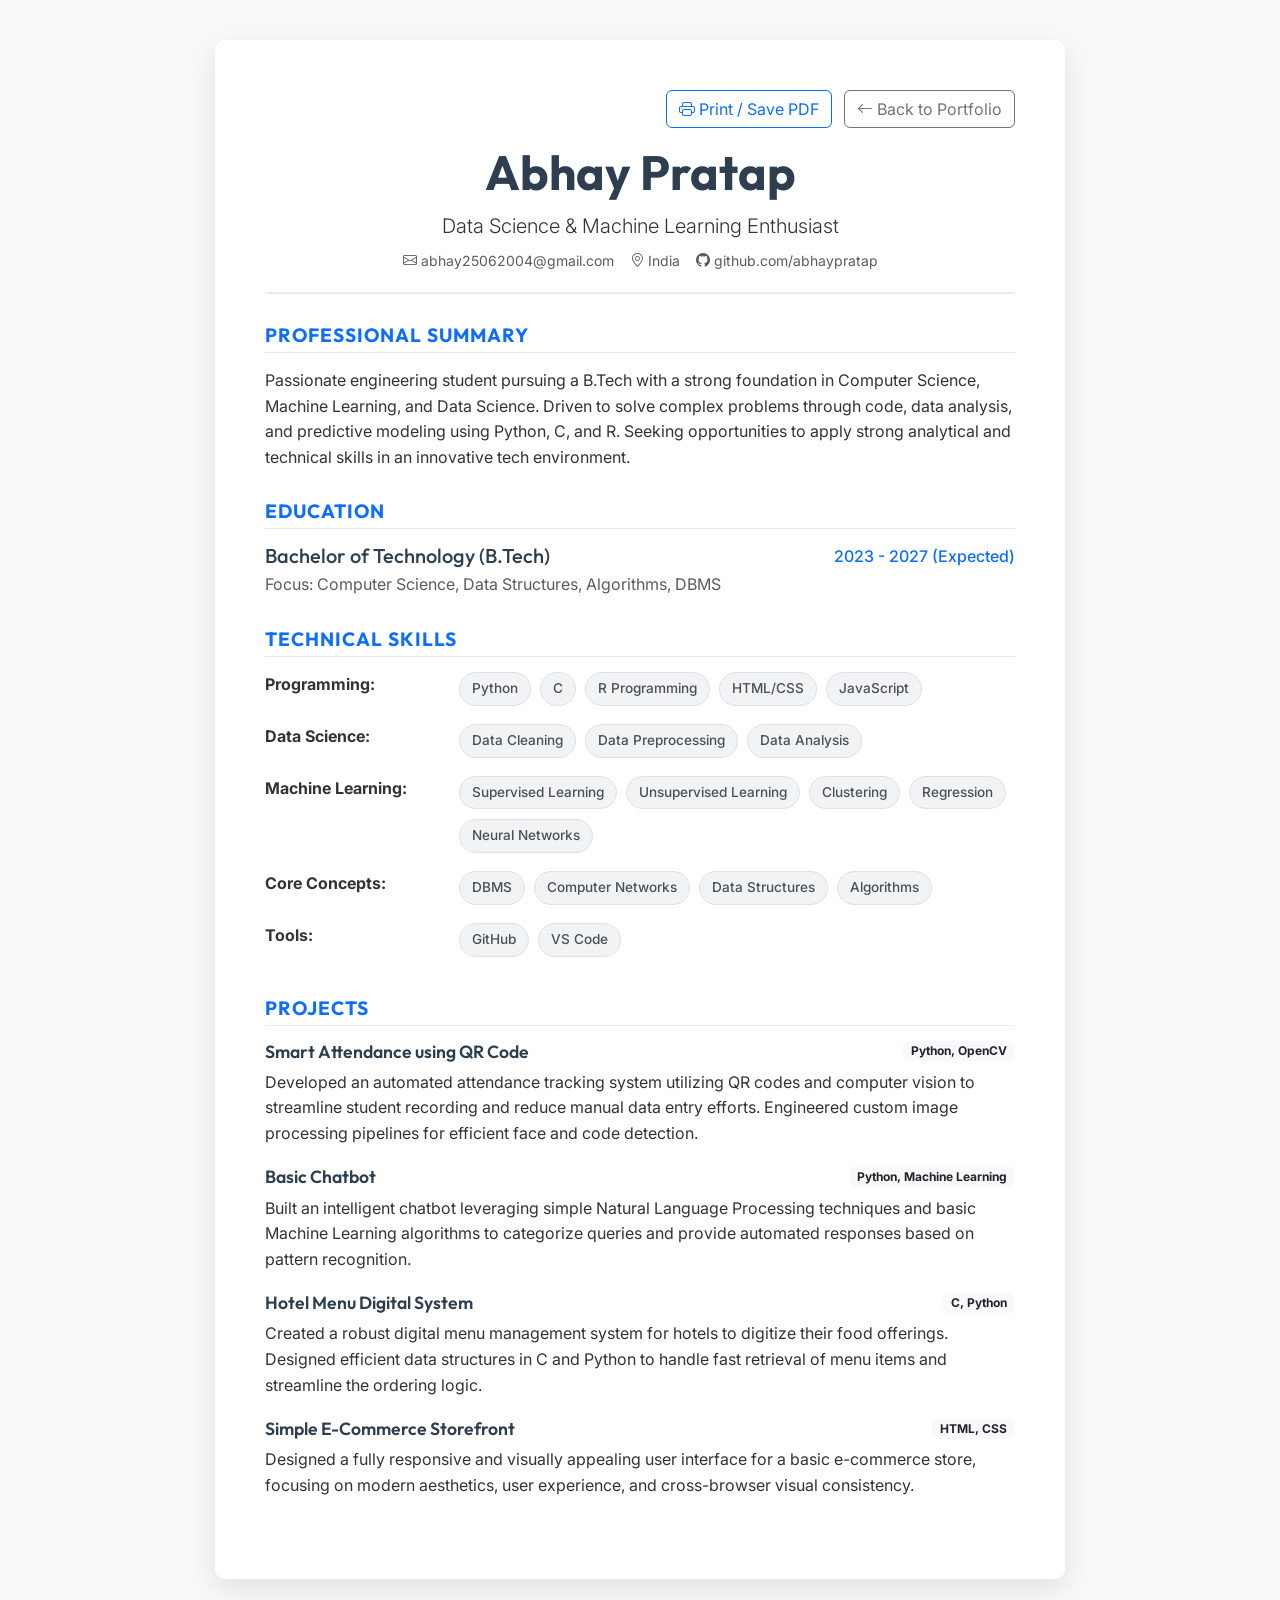
<file: resume.html>
<!DOCTYPE html>
<html lang="en">
<head>
    <meta charset="UTF-8">
    <meta name="viewport" content="width=device-width, initial-scale=1.0">
    <title>Abhay Pratap | Resume</title>
    <!-- Google Fonts -->
    <link href="https://fonts.googleapis.com/css2?family=Inter:wght@300;400;500;600;700;800&family=Outfit:wght@300;400;500;600;700&display=swap" rel="stylesheet">
    <!-- Bootstrap CSS -->
    <link href="https://cdn.jsdelivr.net/npm/bootstrap@5.3.2/dist/css/bootstrap.min.css" rel="stylesheet">
    <link rel="stylesheet" href="https://cdn.jsdelivr.net/npm/bootstrap-icons@1.11.1/font/bootstrap-icons.css">
    <style>
        body {
            font-family: 'Inter', sans-serif;
            background-color: #f8f9fa;
            color: #333;
            line-height: 1.6;
        }
        .resume-container {
            max-width: 850px;
            margin: 40px auto;
            background: #fff;
            padding: 50px;
            box-shadow: 0 10px 30px rgba(0,0,0,0.1);
            border-radius: 10px;
        }
        h1, h2, h3, h4, h5, h6 {
            font-family: 'Outfit', sans-serif;
            color: #2c3e50;
        }
        .resume-header {
            border-bottom: 2px solid #e9ecef;
            padding-bottom: 20px;
            margin-bottom: 30px;
        }
        .resume-section {
            margin-bottom: 30px;
        }
        .section-title {
            text-transform: uppercase;
            letter-spacing: 1px;
            color: #0d6efd;
            font-size: 1.2rem;
            font-weight: 700;
            margin-bottom: 15px;
            border-bottom: 1px solid #e9ecef;
            padding-bottom: 5px;
        }
        .skill-badge {
            background-color: #f1f3f5;
            color: #495057;
            padding: 5px 12px;
            border-radius: 20px;
            font-size: 0.85rem;
            font-weight: 500;
            display: inline-block;
            margin: 0 5px 10px 0;
            border: 1px solid #dee2e6;
        }
        .project-item {
            margin-bottom: 20px;
        }
        .project-title {
            font-weight: 600;
            font-size: 1.1rem;
        }
        .project-tech {
            font-size: 0.85rem;
            color: #6c757d;
            font-style: italic;
            margin-bottom: 5px;
        }
        @media print {
            body { background-color: #fff; }
            .resume-container { box-shadow: none; margin: 0; padding: 0; }
            .no-print { display: none; }
        }
    </style>
</head>
<body>

<div class="container resume-container">
    <div class="text-end mb-3 no-print">
        <button class="btn btn-outline-primary" onclick="window.print()"><i class="bi bi-printer"></i> Print / Save PDF</button>
        <a href="index.html" class="btn btn-outline-secondary ms-2"><i class="bi bi-arrow-left"></i> Back to Portfolio</a>
    </div>

    <div class="resume-header text-center">
        <h1 class="display-5 fw-bold mb-2">Abhay Pratap</h1>
        <p class="lead mb-2">Data Science & Machine Learning Enthusiast</p>
        <div class="d-flex justify-content-center gap-3 text-muted small">
            <span><i class="bi bi-envelope"></i> abhay25062004@gmail.com</span>
            <span><i class="bi bi-geo-alt"></i> India</span>
            <span><i class="bi bi-github"></i> github.com/abhaypratap</span>
        </div>
    </div>

    <div class="resume-section">
        <h2 class="section-title">Professional Summary</h2>
        <p>Passionate engineering student pursuing a B.Tech with a strong foundation in Computer Science, Machine Learning, and Data Science. Driven to solve complex problems through code, data analysis, and predictive modeling using Python, C, and R. Seeking opportunities to apply strong analytical and technical skills in an innovative tech environment.</p>
    </div>

    <div class="resume-section">
        <h2 class="section-title">Education</h2>
        <div class="d-flex justify-content-between">
            <div>
                <h5 class="mb-1">Bachelor of Technology (B.Tech)</h5>
                <p class="text-muted mb-0">Focus: Computer Science, Data Structures, Algorithms, DBMS</p>
            </div>
            <div class="text-end text-primary fw-medium">
                2023 - 2027 (Expected)
            </div>
        </div>
    </div>

    <div class="resume-section">
        <h2 class="section-title">Technical Skills</h2>
        <div class="row">
            <div class="col-md-3 fw-bold">Programming:</div>
            <div class="col-md-9">
                <span class="skill-badge">Python</span>
                <span class="skill-badge">C</span>
                <span class="skill-badge">R Programming</span>
                <span class="skill-badge">HTML/CSS</span>
                <span class="skill-badge">JavaScript</span>
            </div>
        </div>
        <div class="row mt-2">
            <div class="col-md-3 fw-bold">Data Science:</div>
            <div class="col-md-9">
                <span class="skill-badge">Data Cleaning</span>
                <span class="skill-badge">Data Preprocessing</span>
                <span class="skill-badge">Data Analysis</span>
            </div>
        </div>
        <div class="row mt-2">
            <div class="col-md-3 fw-bold">Machine Learning:</div>
            <div class="col-md-9">
                <span class="skill-badge">Supervised Learning</span>
                <span class="skill-badge">Unsupervised Learning</span>
                <span class="skill-badge">Clustering</span>
                <span class="skill-badge">Regression</span>
                <span class="skill-badge">Neural Networks</span>
            </div>
        </div>
        <div class="row mt-2">
            <div class="col-md-3 fw-bold">Core Concepts:</div>
            <div class="col-md-9">
                <span class="skill-badge">DBMS</span>
                <span class="skill-badge">Computer Networks</span>
                <span class="skill-badge">Data Structures</span>
                <span class="skill-badge">Algorithms</span>
            </div>
        </div>
        <div class="row mt-2">
            <div class="col-md-3 fw-bold">Tools:</div>
            <div class="col-md-9">
                <span class="skill-badge">GitHub</span>
                <span class="skill-badge">VS Code</span>
            </div>
        </div>
    </div>

    <div class="resume-section">
        <h2 class="section-title">Projects</h2>
        
        <div class="project-item">
            <div class="d-flex justify-content-between align-items-center">
                <h5 class="project-title mb-0">Smart Attendance using QR Code</h5>
                <span class="badge bg-light text-dark">Python, OpenCV</span>
            </div>
            <p class="mt-2 mb-0">Developed an automated attendance tracking system utilizing QR codes and computer vision to streamline student recording and reduce manual data entry efforts. Engineered custom image processing pipelines for efficient face and code detection.</p>
        </div>

        <div class="project-item">
            <div class="d-flex justify-content-between align-items-center">
                <h5 class="project-title mb-0">Basic Chatbot</h5>
                <span class="badge bg-light text-dark">Python, Machine Learning</span>
            </div>
            <p class="mt-2 mb-0">Built an intelligent chatbot leveraging simple Natural Language Processing techniques and basic Machine Learning algorithms to categorize queries and provide automated responses based on pattern recognition.</p>
        </div>

        <div class="project-item">
            <div class="d-flex justify-content-between align-items-center">
                <h5 class="project-title mb-0">Hotel Menu Digital System</h5>
                <span class="badge bg-light text-dark">C, Python</span>
            </div>
            <p class="mt-2 mb-0">Created a robust digital menu management system for hotels to digitize their food offerings. Designed efficient data structures in C and Python to handle fast retrieval of menu items and streamline the ordering logic.</p>
        </div>

        <div class="project-item">
            <div class="d-flex justify-content-between align-items-center">
                <h5 class="project-title mb-0">Simple E-Commerce Storefront</h5>
                <span class="badge bg-light text-dark">HTML, CSS</span>
            </div>
            <p class="mt-2 mb-0">Designed a fully responsive and visually appealing user interface for a basic e-commerce store, focusing on modern aesthetics, user experience, and cross-browser visual consistency.</p>
        </div>
    </div>
</div>

</body>
</html>
</file>
